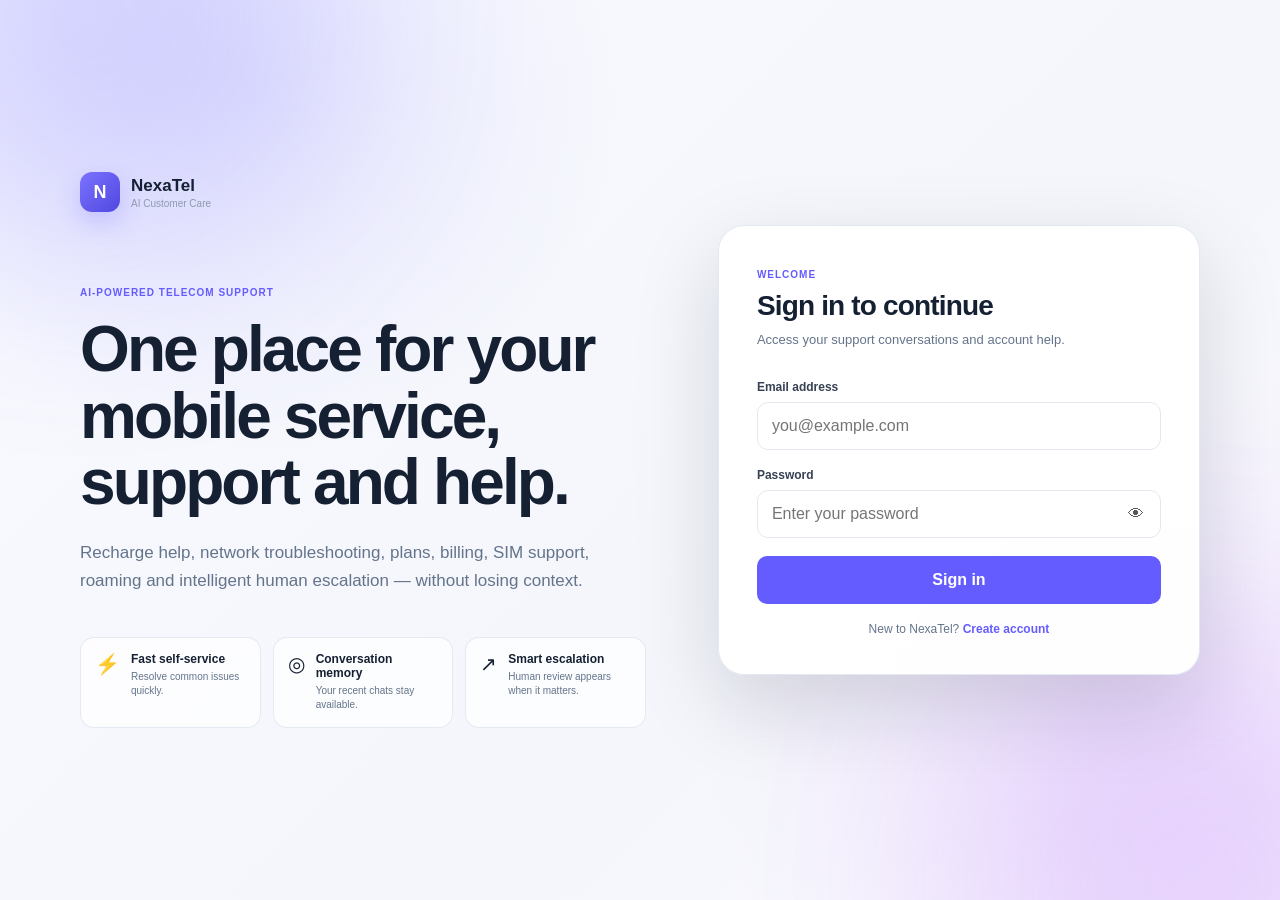
<file: frontend/index.html>
<!DOCTYPE html>
<html lang="en">
<head>
  <meta charset="UTF-8" />
  <meta name="viewport" content="width=device-width, initial-scale=1.0" />
  <meta name="description" content="NexaTel AI-powered telecom customer support" />
  <title>NexaTel AI Support</title>
  <link rel="stylesheet" href="./style.css" />
</head>
<body>
  <div id="toastContainer" class="toast-container" aria-live="polite"></div>

  <!-- ============================================================
       AUTHENTICATION
       ============================================================ -->
  <section id="authScreen" class="auth-screen">
    <div class="auth-orb auth-orb-a"></div>
    <div class="auth-orb auth-orb-b"></div>

    <div class="auth-layout">
      <section class="auth-brand-panel">
        <div class="brand">
          <div class="brand-mark">N</div>
          <div>
            <div class="brand-name">NexaTel</div>
            <div class="brand-subtitle">AI Customer Care</div>
          </div>
        </div>

        <div class="hero-copy">
          <span class="eyebrow">AI-powered telecom support</span>
          <h1>One place for your mobile service, support and help.</h1>
          <p>
            Recharge help, network troubleshooting, plans, billing, SIM support,
            roaming and intelligent human escalation — without losing context.
          </p>
        </div>

        <div class="feature-row">
          <article class="mini-feature">
            <div class="mini-icon">⚡</div>
            <div><strong>Fast self-service</strong><span>Resolve common issues quickly.</span></div>
          </article>
          <article class="mini-feature">
            <div class="mini-icon">◎</div>
            <div><strong>Conversation memory</strong><span>Your recent chats stay available.</span></div>
          </article>
          <article class="mini-feature">
            <div class="mini-icon">↗</div>
            <div><strong>Smart escalation</strong><span>Human review appears when it matters.</span></div>
          </article>
        </div>
      </section>

      <section class="auth-card">
        <div class="auth-card-top">
          <span class="eyebrow">Welcome</span>
          <h2 id="authTitle">Sign in to continue</h2>
          <p id="authDescription">Access your support conversations and account help.</p>
        </div>

        <form id="loginForm" class="auth-form">
          <label class="field">
            <span>Email address</span>
            <input id="loginEmail" type="email" autocomplete="email" placeholder="you@example.com" required />
          </label>

          <label class="field">
            <span>Password</span>
            <div class="password-wrap">
              <input id="loginPassword" type="password" autocomplete="current-password" placeholder="Enter your password" required />
              <button class="password-toggle" type="button" data-password-target="loginPassword" aria-label="Toggle password visibility">👁</button>
            </div>
          </label>

          <button id="loginButton" class="button primary wide" type="submit">Sign in</button>

          <p class="switch-copy">
            New to NexaTel?
            <button id="showSignupButton" class="link-button" type="button">Create account</button>
          </p>
        </form>

        <form id="signupForm" class="auth-form hidden">
          <label class="field">
            <span>Full name</span>
            <input id="signupName" type="text" autocomplete="name" placeholder="Your name" minlength="2" required />
          </label>

          <label class="field">
            <span>Email address</span>
            <input id="signupEmail" type="email" autocomplete="email" placeholder="you@example.com" required />
          </label>

          <label class="field">
            <span>Mobile number</span>
            <input id="signupPhone" type="tel" autocomplete="tel" placeholder="+91XXXXXXXXXX" />
          </label>

          <label class="field">
            <span>Create password</span>
            <div class="password-wrap">
              <input id="signupPassword" type="password" autocomplete="new-password" placeholder="Minimum 6 characters" minlength="6" required />
              <button class="password-toggle" type="button" data-password-target="signupPassword" aria-label="Toggle password visibility">👁</button>
            </div>
          </label>

          <button id="signupButton" class="button primary wide" type="submit">Create account</button>

          <p class="switch-copy">
            Already have an account?
            <button id="showLoginButton" class="link-button" type="button">Sign in</button>
          </p>
        </form>
      </section>
    </div>
  </section>

  <!-- ============================================================
       CUSTOMER APPLICATION
       ============================================================ -->
  <div id="appShell" class="app-shell hidden">
    <aside id="sidebar" class="sidebar">
      <div class="sidebar-top">
        <div class="brand compact-brand">
          <div class="brand-mark">N</div>
          <div>
            <div class="brand-name">NexaTel</div>
            <div class="brand-subtitle">AI Customer Care</div>
          </div>
        </div>
        <button id="closeSidebarButton" class="icon-button mobile-only" type="button">✕</button>
      </div>

      <button id="newChatButton" class="new-chat-button" type="button">
        <span>＋</span>
        <span>New conversation</span>
      </button>

      <div class="sidebar-section-label">Support</div>

      <nav class="sidebar-actions">
        <button class="sidebar-action" type="button" data-action="recharge"><span>⚡</span><span>Recharge & payments</span></button>
        <button class="sidebar-action" type="button" data-action="network"><span>📶</span><span>Network & data</span></button>
        <button class="sidebar-action" type="button" data-action="account"><span>👤</span><span>Plan & account</span></button>
        <button class="sidebar-action" type="button" data-action="sim"><span>📱</span><span>SIM & eSIM</span></button>
      </nav>

      <div class="history-section">
        <div class="history-heading">
          <span>Recent conversations</span>
          <small id="historyCount">0/5</small>
        </div>
        <div id="conversationHistory" class="history-list"></div>
        <p id="emptyHistory" class="empty-history">Your recent conversations will appear here.</p>
      </div>

      <div class="sidebar-bottom">
        <div id="userAvatar" class="user-avatar">U</div>
        <div class="sidebar-user-copy">
          <strong id="sidebarUserName">Customer</strong>
          <span id="sidebarUserEmail">customer@example.com</span>
        </div>
        <button id="logoutButton" class="icon-button" type="button" title="Sign out">↪</button>
      </div>
    </aside>

    <main class="main-area">
      <header class="topbar">
        <div class="topbar-left">
          <button id="openSidebarButton" class="icon-button mobile-only" type="button">☰</button>
          <div>
            <div class="title-line">
              <h2 id="conversationTitle">AI Support</h2>
              <span class="status-pill"><i></i> Online</span>
            </div>
            <p id="conversationSubtitle">Usually replies instantly</p>
          </div>
        </div>

        <div class="topbar-actions">
          <button
            id="notificationButton"
            class="notification-button"
            type="button"
            aria-label="Notifications"
            title="Notifications"
          >
            <svg viewBox="0 0 24 24" fill="none" aria-hidden="true">
              <path d="M18 8A6 6 0 0 0 6 8C6 15 3 15 3 17H21C21 15 18 15 18 8Z"
                    stroke="currentColor" stroke-width="1.8"
                    stroke-linecap="round" stroke-linejoin="round"/>
              <path d="M13.73 21C13.35 21.62 12.72 22 12 22C11.28 22 10.65 21.62 10.27 21"
                    stroke="currentColor" stroke-width="1.8"
                    stroke-linecap="round"/>
            </svg>
            <span class="notification-badge">3</span>
          </button>
          <button id="supportReviewButton" class="button secondary hidden" type="button">🎧 Support review</button>
        </div>
      </header>

      <section class="chat-shell">
        <div id="messagesContainer" class="messages-container">

          <!-- ======================================================
               PREMIUM SELF-SERVICE HOME
               ====================================================== -->
          <section id="welcomePanel" class="welcome-panel">
            <div class="welcome-grid">
              <div class="welcome-primary">
                <div class="welcome-heading">
                  <div class="welcome-mark">✦</div>
                  <div>
                    <span class="eyebrow">NexaTel AI Assistant</span>
                    <h1>What can we help you with?</h1>
                    <p>
                      Choose a service area or ask in your own words. Nothing is sent until you press Send.
                    </p>
                  </div>
                </div>

                <div class="primary-actions">
                  <button class="service-card featured" type="button" data-action="recharge">
                    <span class="service-icon">⚡</span>
                    <span class="service-copy"><strong>Recharge & payments</strong><small>Recharge missing, payment failed, refund or duplicate charge</small></span>
                    <span class="service-arrow">→</span>
                  </button>

                  <button class="service-card" type="button" data-action="network">
                    <span class="service-icon">📶</span>
                    <span class="service-copy"><strong>Network & data</strong><small>No signal, slow internet, call or 4G/5G issue</small></span>
                    <span class="service-arrow">→</span>
                  </button>

                  <button class="service-card" type="button" data-action="account">
                    <span class="service-icon">👤</span>
                    <span class="service-copy"><strong>Plan & validity</strong><small>Current plan, benefits, validity and account guidance</small></span>
                    <span class="service-arrow">→</span>
                  </button>

                  <button class="service-card" type="button" data-action="billing">
                    <span class="service-icon">🧾</span>
                    <span class="service-copy"><strong>Billing & refunds</strong><small>Charges, refund questions and payment disputes</small></span>
                    <span class="service-arrow">→</span>
                  </button>

                  <button class="service-card" type="button" data-action="sim">
                    <span class="service-icon">📱</span>
                    <span class="service-copy"><strong>SIM & eSIM</strong><small>Lost SIM, activation, eSIM setup or replacement</small></span>
                    <span class="service-arrow">→</span>
                  </button>

                  <button class="service-card" type="button" data-action="roaming">
                    <span class="service-icon">🌍</span>
                    <span class="service-copy"><strong>Roaming & ISD</strong><small>International usage, roaming setup and calling help</small></span>
                    <span class="service-arrow">→</span>
                  </button>

                  <button class="service-card" type="button" data-action="number">
                    <span class="service-icon">🔢</span>
                    <span class="service-copy"><strong>Number services</strong><small>Porting, ownership or number-related assistance</small></span>
                    <span class="service-arrow">→</span>
                  </button>

                  <button class="service-card" type="button" data-action="other">
                    <span class="service-icon">💬</span>
                    <span class="service-copy"><strong>Something else</strong><small>Describe any other service issue</small></span>
                    <span class="service-arrow">→</span>
                  </button>
                </div>
              </div>

              <aside class="welcome-secondary">
                <div class="help-card">
                  <div class="help-card-top">
                    <span class="help-icon">✦</span>
                    <div>
                      <strong>Popular help</strong>
                      <small>Start with a common request</small>
                    </div>
                  </div>

                  <button class="popular-action" type="button" data-prompt="I recharged but the recharge is not reflecting.">
                    <span>Recharge not reflecting</span><span>→</span>
                  </button>
                  <button class="popular-action" type="button" data-prompt="My mobile data is not working even though I have an active plan.">
                    <span>Mobile data not working</span><span>→</span>
                  </button>
                  <button class="popular-action" type="button" data-prompt="I was charged twice and need help checking the duplicate payment.">
                    <span>Charged twice</span><span>→</span>
                  </button>
                  <button class="popular-action" type="button" data-prompt="I need help with a lost SIM or replacement SIM.">
                    <span>Lost or replacement SIM</span><span>→</span>
                  </button>
                </div>

                <div class="trust-card">
                  <div class="trust-icon">🛡</div>
                  <div>
                    <strong>Safe escalation</strong>
                    <p>
                      Account-specific or transaction issues can be sent to a support agent after meaningful troubleshooting.
                    </p>
                  </div>
                </div>

                <div class="info-card">
                  <span>◎</span>
                  <div>
                    <strong>Recent chats stay available</strong>
                    <p>Your last five conversations remain in the sidebar for quick access.</p>
                  </div>
                </div>
              </aside>
            </div>

            <!-- Contextual selection panel. Appears after choosing a service. -->
            <section id="guidedPanel" class="guided-panel hidden">
              <div class="guided-head">
                <div>
                  <span class="eyebrow">Selected service</span>
                  <h3 id="guidedTitle">Recharge & payments</h3>
                  <p id="guidedDescription">Choose a common issue or type your own message below.</p>
                </div>
                <button id="closeGuidedPanel" class="icon-button" type="button">✕</button>
              </div>

              <div id="guidedSuggestions" class="guided-suggestions"></div>
            </section>
          </section>

          <div id="messagesList" class="messages-list"></div>

          <div id="typingIndicator" class="typing-row hidden">
            <div class="assistant-avatar">✦</div>
            <div class="typing-bubble"><span></span><span></span><span></span></div>
          </div>
        </div>

        <div class="composer-zone">
          <div id="composerContext" class="context-chip hidden">
            <span id="composerContextText"></span>
            <button id="clearContextButton" type="button">✕</button>
          </div>

          <form id="chatForm" class="composer">
            <button id="voiceButton" class="voice-button" type="button" aria-label="Start voice input" title="Speak to NexaTel">🎙</button>
            <textarea id="messageInput" rows="1" maxlength="2000" placeholder="Describe what you need help with..." required></textarea>
            <button id="sendButton" class="send-button" type="submit" aria-label="Send message">➤</button>
          </form>
          <div id="voiceStatus" class="voice-status hidden"><span class="voice-live-dot"></span>Listening… your speech is being converted to a support transcript.</div>

          <div class="composer-meta">
            <span>AI responses may need verification for account-specific transactions.</span>
            <span id="characterCounter">0 / 2000</span>
          </div>
        </div>
      </section>
    </main>
  </div>

  <!-- ============================================================
       SUPPORT REVIEW MODAL
       ============================================================ -->
  <div id="supportModal" class="modal-backdrop hidden" role="dialog" aria-modal="true">
    <section class="modal-card">
      <div class="modal-head">
        <div>
          <span class="eyebrow">Human support</span>
          <h2>Request support review</h2>
        </div>
        <button id="closeSupportModalButton" class="icon-button" type="button">✕</button>
      </div>

      <p class="modal-description">
        Your conversation is sent to the support team so an agent can review the case before deciding the best next action.
      </p>

      <form id="supportRequestForm">
        <label class="field">
          <span>What still needs help?</span>
          <textarea id="supportReason" rows="4" maxlength="800" placeholder="Briefly describe what is still unresolved." required></textarea>
        </label>

        <div class="field">
          <span>Preferred follow-up</span>

          <label class="choice-card">
            <input type="radio" name="contactPreference" value="callback" checked />
            <span>
              <strong>Request a callback</strong>
              <small>An agent reviews the case first. This does not start an immediate call.</small>
            </span>
          </label>

          <label class="choice-card">
            <input type="radio" name="contactPreference" value="email" />
            <span>
              <strong>Email response</strong>
              <small>Receive support updates at your registered email.</small>
            </span>
          </label>
        </div>

        <div class="info-box">
          <span>ℹ</span>
          <p>
            Customer requests enter a support queue. Phone calls can only be started later by a support agent.
          </p>
        </div>

        <button id="submitSupportButton" class="button primary wide" type="submit">Submit request</button>
      </form>
    </section>
  </div>

  <div id="supportSuccessModal" class="modal-backdrop hidden" role="dialog" aria-modal="true">
    <section class="modal-card small-modal success-modal">
      <div class="success-icon">✓</div>
      <h2>Request received</h2>
      <p id="supportSuccessMessage">Your support request has been added for review.</p>
      <div id="supportTicketReference" class="ticket-reference hidden"></div>
      <button id="closeSuccessModalButton" class="button primary wide" type="button">Continue chatting</button>
    </section>
  </div>

  <script src="./app.js"></script>
</body>
</html>
</file>
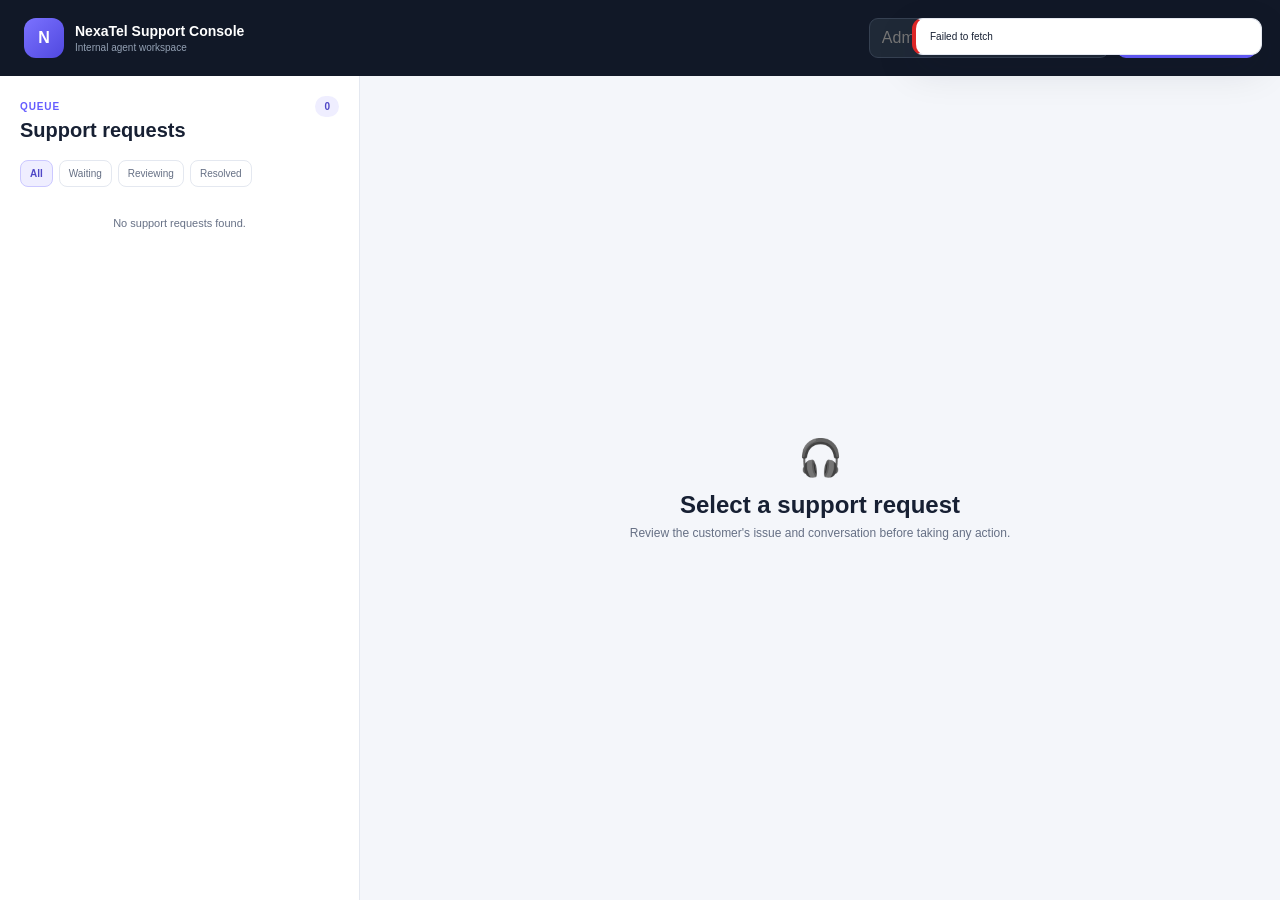
<file: frontend/support.html>
<!DOCTYPE html>
<html lang="en">
<head>
  <meta charset="UTF-8" />

  <meta
    name="viewport"
    content="width=device-width, initial-scale=1.0"
  />

  <!--
    Internal support-agent console.
    This page is NOT customer-facing.
  -->
  <title>NexaTel Support Console</title>

  <link
    rel="stylesheet"
    href="./support.css"
  />
</head>

<body>

  <!-- Toast notifications for success / errors -->
  <div
    id="toastContainer"
    class="toast-container"
    aria-live="polite"
  ></div>


  <!-- ============================================================
       HEADER
       ============================================================ -->

  <header class="support-header">

    <div class="brand">

      <div class="brand-mark">
        N
      </div>

      <div>

        <strong>
          NexaTel Support Console
        </strong>

        <span>
          Internal agent workspace
        </span>

      </div>

    </div>


    <div class="header-actions">

      <!--
        Optional for local development.

        If ADMIN_API_KEY is blank in backend/.env,
        this may remain blank.

        If ADMIN_API_KEY is configured,
        enter the same value here.
      -->

      <input
        id="adminKeyInput"
        type="password"
        placeholder="Admin API key (optional locally)"
        autocomplete="off"
      />


      <button
        id="refreshButton"
        type="button"
      >
        Refresh queue
      </button>

    </div>

  </header>


  <!-- ============================================================
       SUPPORT WORKSPACE
       ============================================================ -->

  <main class="support-layout">


    <!-- ==========================================================
         LEFT: SUPPORT QUEUE
         ========================================================== -->

    <aside class="queue-panel">

      <div class="panel-heading">

        <div>

          <span class="eyebrow">
            Queue
          </span>

          <h2>
            Support requests
          </h2>

        </div>


        <span
          id="ticketCount"
          class="count-pill"
        >
          0
        </span>

      </div>


      <!--
        IMPORTANT:

        These values exactly match final main.py statuses:

        waiting
        reviewing
        resolved
      -->

      <div class="filter-row">

        <button
          class="filter-button active"
          data-status="all"
          type="button"
        >
          All
        </button>


        <button
          class="filter-button"
          data-status="waiting"
          type="button"
        >
          Waiting
        </button>


        <button
          class="filter-button"
          data-status="reviewing"
          type="button"
        >
          Reviewing
        </button>


        <button
          class="filter-button"
          data-status="resolved"
          type="button"
        >
          Resolved
        </button>

      </div>


      <!-- Tickets inserted by support.js -->

      <div
        id="ticketList"
        class="ticket-list"
      ></div>


      <p
        id="emptyQueue"
        class="empty-state"
      >
        No support requests found.
      </p>

    </aside>


    <!-- ==========================================================
         RIGHT: SELECTED TICKET
         ========================================================== -->

    <section class="detail-panel">


      <!-- Visible before a ticket is selected -->

      <div
        id="emptyDetail"
        class="empty-detail"
      >

        <div class="empty-icon">
          🎧
        </div>

        <h2>
          Select a support request
        </h2>

        <p>
          Review the customer's issue and conversation
          before taking any action.
        </p>

      </div>


      <!-- Selected ticket -->

      <article
        id="ticketDetail"
        class="ticket-detail hidden"
      >


        <!-- Ticket heading -->

        <div class="detail-top">

          <div>

            <span
              id="detailPriority"
              class="priority-pill"
            >
              normal
            </span>


            <h1 id="detailTicketId">
              NX-...
            </h1>


            <p id="detailCreatedAt"></p>

          </div>


          <span
            id="detailStatus"
            class="status-badge"
          >
            waiting
          </span>

        </div>


        <!-- Customer details -->

        <section class="customer-card">

          <div>

            <small>
              Customer
            </small>

            <strong id="detailCustomerName">
              Customer
            </strong>

          </div>


          <div>

            <small>
              Email
            </small>

            <strong id="detailCustomerEmail">
              —
            </strong>

          </div>


          <div>

            <small>
              Phone
            </small>

            <strong id="detailCustomerPhone">
              —
            </strong>

          </div>


          <div><small>Channel</small><strong id="detailChannel">Chat</strong></div>

                    <div>

            <small>
              Preferred follow-up
            </small>

            <strong id="detailPreference">
              —
            </strong>

          </div>

          <div><small>CRM sync</small><strong id="detailCrmStatus">Internal queue</strong></div>

        </section>


        <!-- Unresolved issue -->

        <section class="reason-card">

          <span class="eyebrow">
            Unresolved issue
          </span>

          <p id="detailReason"></p>

        </section>


        <!-- AI HANDOFF SUMMARY -->
        <section class="summary-card">
          <div class="section-title"><div><span class="eyebrow">AI handoff</span><h3>Case summary</h3></div><span id="detailSummaryChannel" class="channel-badge">Chat</span></div>
          <div class="summary-grid">
            <div class="summary-block"><small>Issue</small><strong id="detailSummaryIssue">—</strong></div>
            <div class="summary-block"><small>Escalation reason</small><p id="detailEscalationReason">—</p></div>
            <div class="summary-block summary-wide"><small>Known facts</small><ul id="detailKnownFacts" class="known-facts"></ul></div>
            <div class="summary-block summary-wide"><small>Recommended agent action</small><p id="detailRecommendedAction">—</p></div>
          </div>
        </section>

        <!-- Conversation transcript -->

        <section class="conversation-card">

          <div class="section-title">

            <div>

              <span class="eyebrow">
                Context
              </span>

              <h3>
                Conversation transcript
              </h3>

            </div>

          </div>


          <div
            id="detailConversation"
            class="transcript"
          ></div>

        </section>


        <!--
          Agent-only actions.

          Review / resolve use:
          PATCH /support/requests/{ticket_id}

          Call uses:
          POST /support/requests/{ticket_id}/call
        -->

        <section class="agent-actions">

          <button
            id="markReviewedButton"
            class="button secondary"
            type="button"
          >
            Mark reviewing
          </button>


          <button
            id="callCustomerButton"
            class="button primary"
            type="button"
          >
            ☎ Call customer
          </button>


          <button
            id="closeTicketButton"
            class="button danger"
            type="button"
          >
            Resolve ticket
          </button>

        </section>


        <p class="call-note">
          Calling is an agent-only action. A customer callback request
          creates a queue ticket only. Twilio is triggered here after
          the agent reviews the case.
        </p>

      </article>

    </section>

  </main>


  <script src="./support.js"></script>

</body>
</html>
</file>
<file: frontend/style.css>
/* ================================================================
   NEXATEL PREMIUM CUSTOMER UI
   ================================================================ */

:root {
  --bg: #f5f7fb;
  --surface: #ffffff;
  --surface-soft: #f8fafc;
  --surface-hover: #f2f5fb;
  --text: #152033;
  --muted: #64748b;
  --faint: #94a3b8;
  --border: #e3e8f0;
  --primary: #655cff;
  --primary-dark: #5148df;
  --primary-soft: #efeeff;
  --sidebar: #111827;
  --success: #16a34a;
  --danger: #dc2626;
  --warning: #d97706;
  --shadow-sm: 0 2px 10px rgba(15,23,42,.045);
  --shadow-md: 0 14px 38px rgba(15,23,42,.09);
  --shadow-lg: 0 30px 85px rgba(15,23,42,.15);
}

* { box-sizing: border-box; margin: 0; padding: 0; }
html, body { width: 100%; min-height: 100%; }
body {
  font-family: Inter, ui-sans-serif, -apple-system, BlinkMacSystemFont, "Segoe UI", sans-serif;
  color: var(--text);
  background: var(--bg);
  -webkit-font-smoothing: antialiased;
}
button, input, textarea { font: inherit; }
button { cursor: pointer; }
textarea { resize: none; }
.hidden { display: none !important; }

.eyebrow {
  display: inline-block;
  color: var(--primary);
  font-size: 10px;
  font-weight: 850;
  letter-spacing: .10em;
  text-transform: uppercase;
}

.brand { display: flex; align-items: center; gap: 11px; }
.brand-mark {
  width: 40px; height: 40px; display: grid; place-items: center; border-radius: 12px;
  color: #fff; background: linear-gradient(135deg,#7b72ff,#5048df);
  font-size: 18px; font-weight: 850; box-shadow: 0 10px 24px rgba(101,92,255,.24);
}
.brand-name { font-size: 17px; font-weight: 800; }
.brand-subtitle { margin-top: 2px; color: #8f9aad; font-size: 10px; }

.button {
  min-height: 42px; padding: 10px 15px; border: 0; border-radius: 10px;
  display: inline-flex; align-items: center; justify-content: center; gap: 7px;
  font-weight: 750; transition: .18s ease;
}
.button:disabled { opacity: .5; cursor: not-allowed; }
.button.primary { color: #fff; background: var(--primary); }
.button.primary:hover { background: var(--primary-dark); }
.button.secondary { color: var(--text); background: #fff; border: 1px solid var(--border); }
.button.secondary:hover { background: var(--surface-soft); }
.button.wide { width: 100%; min-height: 48px; }

.icon-button {
  width: 36px; height: 36px; border: 0; border-radius: 10px;
  display: inline-grid; place-items: center; color: inherit; background: transparent;
}
.icon-button:hover { background: rgba(148,163,184,.12); }
.link-button { border: 0; background: transparent; color: var(--primary); font-weight: 800; }
.link-button:hover { text-decoration: underline; }

/* ================= AUTH ================= */
.auth-screen {
  position: relative; min-height: 100vh; display: grid; place-items: center; overflow: hidden;
  padding: 40px;
  background:
    radial-gradient(circle at 20% 10%, rgba(101,92,255,.11), transparent 28%),
    radial-gradient(circle at 85% 80%, rgba(168,85,247,.09), transparent 30%),
    linear-gradient(135deg,#f9faff,#f4f6fb 60%,#fbf9ff);
}
.auth-orb { position: absolute; width: 480px; height: 480px; border-radius: 50%; filter: blur(110px); opacity: .20; }
.auth-orb-a { top: -220px; left: -150px; background: #635bff; }
.auth-orb-b { right: -160px; bottom: -220px; background: #a855f7; }
.auth-layout {
  width: min(1120px,100%); position: relative; z-index: 1;
  display: grid; grid-template-columns: 1.08fr .92fr; gap: 72px; align-items: center;
}
.hero-copy { margin-top: 70px; max-width: 620px; }
.hero-copy h1 { margin-top: 16px; font-size: clamp(40px,5vw,64px); line-height: 1.04; letter-spacing: -.045em; }
.hero-copy p { margin-top: 23px; max-width: 560px; color: var(--muted); font-size: 17px; line-height: 1.65; }
.feature-row { margin-top: 42px; display: grid; grid-template-columns: repeat(3,1fr); gap: 12px; }
.mini-feature {
  padding: 14px; display: flex; gap: 11px; border: 1px solid rgba(226,232,240,.9);
  border-radius: 14px; background: rgba(255,255,255,.72);
}
.mini-icon { font-size: 20px; }
.mini-feature strong,.mini-feature span { display:block; }
.mini-feature strong { font-size: 12px; }
.mini-feature span { margin-top: 4px; color: var(--muted); font-size: 10px; line-height: 1.45; }

.auth-card {
  padding: 38px; border: 1px solid rgba(226,232,240,.95); border-radius: 26px;
  background: rgba(255,255,255,.95); box-shadow: var(--shadow-lg); backdrop-filter: blur(18px);
}
.auth-card-top h2 { margin-top: 8px; font-size: 28px; letter-spacing: -.03em; }
.auth-card-top p { margin-top: 8px; color: var(--muted); font-size: 13px; line-height: 1.55; }
.auth-form { margin-top: 30px; }
.field { display:block; margin-bottom: 18px; }
.field > span { display:block; margin-bottom: 8px; color:#364152; font-size:12px; font-weight:750; }
.field input,.field textarea {
  width:100%; border:1px solid var(--border); border-radius:11px; background:#fff; color:var(--text); outline:0; transition:.18s ease;
}
.field input { height:48px; padding:0 14px; }
.field textarea { padding:13px 14px; line-height:1.55; }
.field input:focus,.field textarea:focus { border-color:#aaa5ff; box-shadow:0 0 0 3px rgba(101,92,255,.10); }
.password-wrap { position:relative; }
.password-wrap input { padding-right:48px; }
.password-toggle {
  position:absolute; right:7px; top:50%; transform:translateY(-50%);
  width:36px; height:36px; border:0; background:transparent; opacity:.65;
}
.switch-copy { margin-top:18px; text-align:center; color:var(--muted); font-size:12px; }

/* ================= APP ================= */
.app-shell { min-height:100vh; display:grid; grid-template-columns: 292px minmax(0,1fr); }
.sidebar {
  height:100vh; display:flex; flex-direction:column; overflow:hidden;
  color:#fff; background:var(--sidebar); border-right:1px solid rgba(255,255,255,.06);
}
.sidebar-top {
  height:78px; padding:0 20px; display:flex; align-items:center; justify-content:space-between;
  border-bottom:1px solid rgba(255,255,255,.07);
}
.compact-brand .brand-name { color:#fff; }
.new-chat-button {
  margin:17px 14px 10px; padding:12px 14px; display:flex; align-items:center; gap:9px;
  color:#fff; background:rgba(255,255,255,.055); border:1px solid rgba(255,255,255,.10);
  border-radius:11px; text-align:left; transition:.18s ease;
}
.new-chat-button:hover { background:rgba(255,255,255,.09); }
.new-chat-button span:first-child { font-size:19px; }
.sidebar-section-label {
  padding: 10px 18px 6px; color:#718096; font-size:9px; font-weight:850; text-transform:uppercase; letter-spacing:.09em;
}
.sidebar-actions { padding: 0 10px 8px; display:grid; gap:3px; }
.sidebar-action {
  width:100%; padding:9px 10px; display:flex; align-items:center; gap:9px;
  border:0; border-radius:8px; background:transparent; color:#aeb8c8; text-align:left; font-size:10px;
}
.sidebar-action:hover { background:rgba(255,255,255,.055); color:#fff; }
.sidebar-action span:first-child { width:20px; text-align:center; }

.history-section { flex:1; min-height:0; overflow-y:auto; padding:10px 12px; border-top:1px solid rgba(255,255,255,.05); }
.history-heading {
  padding:0 7px; display:flex; justify-content:space-between; align-items:center;
  color:#7f8da1; font-size:9px; font-weight:800; text-transform:uppercase; letter-spacing:.08em;
}
.history-list { margin-top:10px; }
.history-item {
  width:100%; margin-bottom:5px; padding:11px; display:flex; gap:10px; align-items:center;
  border:0; border-radius:9px; background:transparent; color:#cdd5df; text-align:left;
}
.history-item:hover { background:rgba(255,255,255,.055); color:#fff; }
.history-item.active { background:rgba(101,92,255,.20); color:#fff; }
.history-item-copy { min-width:0; }
.history-item-title,.history-item-date { display:block; overflow:hidden; text-overflow:ellipsis; white-space:nowrap; }
.history-item-title { font-size:11px; font-weight:650; }
.history-item-date { margin-top:3px; color:#6f7d90; font-size:8px; }
.empty-history { margin:18px 8px; color:#6f7d90; font-size:10px; line-height:1.6; }
.sidebar-bottom {
  padding:12px; display:flex; align-items:center; gap:9px; border-top:1px solid rgba(255,255,255,.07);
}
.user-avatar {
  width:36px; height:36px; flex-shrink:0; display:grid; place-items:center;
  border-radius:50%; color:#fff; background:#35405a; font-size:12px; font-weight:800;
}
.sidebar-user-copy { min-width:0; flex:1; }
.sidebar-user-copy strong,.sidebar-user-copy span { display:block; overflow:hidden; text-overflow:ellipsis; white-space:nowrap; }
.sidebar-user-copy strong { font-size:11px; }
.sidebar-user-copy span { margin-top:3px; color:#8490a1; font-size:8px; }
.sidebar-bottom .icon-button { color:#a5afbd; }

.main-area { height:100vh; min-width:0; display:flex; flex-direction:column; }
.topbar {
  height:78px; flex-shrink:0; padding:0 28px; display:flex; align-items:center; justify-content:space-between;
  background:rgba(255,255,255,.96); border-bottom:1px solid var(--border); backdrop-filter:blur(14px);
}
.topbar-left { display:flex; align-items:center; gap:9px; }
.title-line { display:flex; align-items:center; gap:9px; }
.title-line h2 { font-size:15px; }
.topbar p { margin-top:3px; color:var(--muted); font-size:9px; }
.status-pill {
  padding:4px 7px; display:inline-flex; align-items:center; gap:5px;
  border-radius:999px; color:#15803d; background:#ecfdf3; font-size:8px; font-weight:800;
}
.status-pill i { width:6px; height:6px; border-radius:50%; background:#22c55e; }

.chat-shell { flex:1; min-height:0; display:flex; flex-direction:column; }
.messages-container {
  flex:1; overflow-y:auto; padding:28px 28px 22px;
  background:
    radial-gradient(circle at 85% 12%, rgba(101,92,255,.035), transparent 25%),
    var(--bg);
  scroll-behavior:smooth;
}

/* ================= PREMIUM HOME ================= */
.welcome-panel { max-width:1180px; margin: 0 auto; }
.welcome-grid { display:grid; grid-template-columns:minmax(0,1fr) 320px; gap:18px; align-items:start; }
.welcome-primary {
  padding:22px; border:1px solid var(--border); border-radius:18px;
  background:rgba(255,255,255,.82); box-shadow:var(--shadow-sm); backdrop-filter:blur(8px);
}
.welcome-heading { display:flex; align-items:flex-start; gap:15px; }
.welcome-mark {
  width:54px; height:54px; flex-shrink:0; display:grid; place-items:center;
  border-radius:16px; color:#fff; background:linear-gradient(135deg,#7169ff,#5048df);
  box-shadow:0 14px 30px rgba(101,92,255,.20); font-size:22px;
}
.welcome-heading h1 { margin-top:5px; font-size:31px; letter-spacing:-.04em; }
.welcome-heading p { margin-top:6px; color:var(--muted); font-size:11px; line-height:1.55; }

.primary-actions { margin-top:20px; display:grid; grid-template-columns:repeat(2,minmax(0,1fr)); gap:10px; }
.service-card {
  min-height:92px; padding:15px; display:flex; align-items:center; gap:12px;
  border:1px solid var(--border); border-radius:14px; background:#fff; text-align:left;
  box-shadow:0 2px 8px rgba(15,23,42,.03); transition:.18s ease;
}
.service-card:hover { border-color:#cbc8ff; transform:translateY(-2px); box-shadow:0 12px 28px rgba(15,23,42,.07); }
.service-card.featured {
  background:linear-gradient(135deg,#ffffff,#faf9ff); border-color:#d9d6ff;
}
.service-icon {
  width:44px; height:44px; flex-shrink:0; display:grid; place-items:center;
  border-radius:12px; background:var(--primary-soft); font-size:19px;
}
.service-copy { flex:1; }
.service-copy strong,.service-copy small { display:block; }
.service-copy strong { font-size:12px; }
.service-copy small { margin-top:5px; color:var(--muted); font-size:9px; line-height:1.45; }
.service-arrow { color:var(--faint); }

.welcome-secondary { display:grid; gap:12px; }
.help-card,.trust-card,.info-card {
  border:1px solid var(--border); border-radius:16px; background:#fff; box-shadow:var(--shadow-sm);
}
.help-card { padding:16px; }
.help-card-top { display:flex; align-items:center; gap:10px; padding-bottom:12px; border-bottom:1px solid #eef1f5; }
.help-icon {
  width:36px; height:36px; display:grid; place-items:center; border-radius:10px;
  color:#fff; background:var(--primary); font-size:13px;
}
.help-card-top strong,.help-card-top small { display:block; }
.help-card-top strong { font-size:11px; }
.help-card-top small { margin-top:3px; color:var(--muted); font-size:8px; }
.popular-action {
  width:100%; padding:10px 2px; display:flex; justify-content:space-between; gap:10px;
  border:0; border-bottom:1px solid #f0f2f6; background:transparent; color:#334155; text-align:left; font-size:9px;
}
.popular-action:last-child { border-bottom:0; }
.popular-action:hover { color:var(--primary); }

.trust-card,.info-card { padding:15px; display:flex; gap:11px; }
.trust-icon,.info-card > span {
  width:36px; height:36px; flex-shrink:0; display:grid; place-items:center;
  border-radius:10px; background:#ecfdf3; color:#15803d;
}
.info-card > span { background:var(--primary-soft); color:var(--primary); }
.trust-card strong,.info-card strong { font-size:10px; }
.trust-card p,.info-card p { margin-top:5px; color:var(--muted); font-size:8px; line-height:1.55; }

.guided-panel {
  margin-top:14px; padding:16px; border:1px solid #d9d6ff; border-radius:15px;
  background:linear-gradient(135deg,#faf9ff,#fff); box-shadow:var(--shadow-sm);
}
.guided-head { display:flex; justify-content:space-between; align-items:flex-start; }
.guided-head h3 { margin-top:4px; font-size:15px; }
.guided-head p { margin-top:4px; color:var(--muted); font-size:9px; }
.guided-suggestions { margin-top:12px; display:flex; flex-wrap:wrap; gap:7px; }
.guided-chip {
  padding:8px 10px; border:1px solid #d8d5ff; border-radius:999px;
  background:#fff; color:#5148c7; font-size:9px; font-weight:700;
}
.guided-chip:hover { background:var(--primary-soft); }

/* ================= MESSAGES ================= */
.messages-list,.typing-row { max-width:900px; margin:0 auto; }
.message-row { display:flex; margin-bottom:22px; }
.message-row.user { justify-content:flex-end; }
.message-row.assistant { justify-content:flex-start; }
.message-wrap { max-width:min(78%,710px); display:flex; align-items:flex-start; gap:9px; }
.message-row.user .message-wrap { flex-direction:row-reverse; }
.assistant-avatar,.message-user-avatar {
  width:31px; height:31px; flex-shrink:0; display:grid; place-items:center;
}
.assistant-avatar { border-radius:9px; color:#fff; background:var(--primary); font-size:12px; }
.message-user-avatar { border-radius:50%; color:#fff; background:#35405a; font-size:10px; font-weight:800; }
.message-bubble {
  padding:13px 15px; border-radius:16px; font-size:13px; line-height:1.65;
  white-space:pre-wrap; word-break:break-word;
}
.message-row.assistant .message-bubble {
  background:#fff; border:1px solid var(--border); border-top-left-radius:5px; box-shadow:var(--shadow-sm);
}
.message-row.user .message-bubble { color:#fff; background:var(--primary); border-top-right-radius:5px; }
.message-time { margin-top:5px; color:var(--faint); font-size:8px; }
.message-feedback { display:flex; gap:5px; margin-top:6px; }
.feedback-button {
  width:29px; height:27px; border:1px solid var(--border); border-radius:7px;
  background:#fff; opacity:.72;
}
.feedback-button:hover { opacity:1; background:var(--surface-soft); }
.feedback-button.selected { opacity:1; border-color:#c9c5ff; background:var(--primary-soft); }

.typing-row { display:flex; gap:9px; margin-bottom:20px; }
.typing-bubble {
  height:39px; padding:0 14px; display:flex; align-items:center; gap:4px;
  border:1px solid var(--border); border-radius:14px; background:#fff;
}
.typing-bubble span { width:5px; height:5px; border-radius:50%; background:#8490a1; animation:pulse 1.2s infinite; }
.typing-bubble span:nth-child(2) { animation-delay:.16s; }
.typing-bubble span:nth-child(3) { animation-delay:.32s; }
@keyframes pulse { 0%,70%,100%{opacity:.3;transform:translateY(0)} 35%{opacity:1;transform:translateY(-3px)} }

/* ================= COMPOSER ================= */
.composer-zone {
  flex-shrink:0; padding:10px max(22px,calc((100% - 940px)/2)) 17px;
  background:linear-gradient(180deg,rgba(245,247,251,0),rgba(245,247,251,.98) 22%);
}
.context-chip {
  width:fit-content; margin:0 0 7px 5px; padding:6px 10px;
  display:flex; align-items:center; gap:8px; border-radius:999px;
  color:#5048c7; background:var(--primary-soft); font-size:10px; font-weight:800;
}
.context-chip button { border:0; background:transparent; color:inherit; }
.composer {
  min-height:58px; padding:8px; display:flex; align-items:flex-end; gap:9px;
  border:1px solid #dce2eb; border-radius:17px; background:#fff;
  box-shadow:0 7px 30px rgba(15,23,42,.08);
}
.composer:focus-within { border-color:#bab5ff; box-shadow:0 9px 34px rgba(101,92,255,.09); }
.composer textarea {
  flex:1; min-height:40px; max-height:150px; padding:10px 9px;
  border:0; outline:0; background:transparent; color:var(--text); line-height:1.5;
}
.send-button {
  width:42px; height:42px; flex-shrink:0; border:0; border-radius:12px;
  color:#fff; background:var(--primary); transition:.18s ease;
}
.send-button:hover { background:var(--primary-dark); }
.send-button:disabled { opacity:.45; cursor:not-allowed; }
.composer-meta {
  margin-top:6px; padding:0 5px; display:flex; justify-content:space-between;
  color:var(--faint); font-size:8px;
}

/* ================= MODALS / TOASTS ================= */
.modal-backdrop {
  position:fixed; z-index:1000; inset:0; padding:20px; display:grid; place-items:center;
  background:rgba(15,23,42,.56); backdrop-filter:blur(5px);
}
.modal-card {
  width:min(530px,100%); max-height:calc(100vh - 40px); overflow-y:auto;
  padding:28px; border-radius:20px; background:#fff; box-shadow:var(--shadow-lg);
}
.small-modal { width:min(420px,100%); }
.modal-head { display:flex; align-items:flex-start; justify-content:space-between; }
.modal-head h2 { margin-top:6px; font-size:22px; }
.modal-description { margin:12px 0 23px; color:var(--muted); font-size:12px; line-height:1.6; }
.choice-card {
  margin-top:9px; padding:13px; display:flex; gap:10px; align-items:flex-start;
  border:1px solid var(--border); border-radius:12px; cursor:pointer;
}
.choice-card:hover { border-color:#cbc8ff; background:#fbfaff; }
.choice-card input { width:auto; height:auto; margin-top:3px; }
.choice-card strong,.choice-card small { display:block; }
.choice-card strong { font-size:12px; }
.choice-card small { margin-top:4px; color:var(--muted); font-size:10px; line-height:1.5; }
.info-box {
  margin-bottom:18px; padding:12px 13px; display:flex; gap:9px;
  border-radius:11px; background:#f8fafc; color:#475467; font-size:10px; line-height:1.55;
}
.success-modal { text-align:center; }
.success-icon {
  width:60px; height:60px; margin:0 auto 16px; display:grid; place-items:center;
  border-radius:50%; color:#15803d; background:#dcfce7; font-size:26px; font-weight:850;
}
.success-modal h2 { font-size:22px; }
.success-modal p { margin:10px 0 18px; color:var(--muted); font-size:12px; line-height:1.6; }
.ticket-reference {
  margin:-4px 0 18px; padding:10px; border-radius:9px; background:#f8fafc;
  color:#475569; font-size:10px; font-weight:800;
}

.toast-container {
  position:fixed; z-index:2000; top:20px; right:20px;
  width:min(360px,calc(100vw - 40px)); display:grid; gap:8px;
}
.toast {
  padding:13px 14px; border:1px solid var(--border); border-radius:12px;
  background:#fff; box-shadow:var(--shadow-md); font-size:11px;
}
.toast.success { border-left:4px solid var(--success); }
.toast.error { border-left:4px solid var(--danger); }
.toast.info { border-left:4px solid var(--primary); }

.mobile-only { display:none; }

@media (max-width:1120px) {
  .welcome-grid { grid-template-columns:1fr; }
  .welcome-secondary { grid-template-columns:repeat(3,1fr); }
}
@media (max-width:980px) {
  .auth-layout { grid-template-columns:1fr; max-width:600px; }
  .auth-brand-panel { display:none; }
  .app-shell { grid-template-columns:1fr; }
  .sidebar {
    position:fixed; z-index:900; left:0; top:0; width:292px;
    transform:translateX(-100%); transition:transform .22s ease; box-shadow:var(--shadow-lg);
  }
  .sidebar.open { transform:translateX(0); }
  .mobile-only { display:inline-grid; }
}
@media (max-width:760px) {
  .messages-container { padding:18px 12px; }
  .welcome-primary { padding:16px; }
  .primary-actions { grid-template-columns:1fr; }
  .welcome-secondary { grid-template-columns:1fr; }
  .welcome-heading h1 { font-size:25px; }
  .message-wrap { max-width:90%; }
  .composer-zone { padding:9px 11px 12px; }
  .composer-meta span:first-child { display:none; }
  .composer-meta { justify-content:flex-end; }
}


/* ==================================================================
   FINAL CUSTOMER UI PATCH
   Only fixes: notification bell + full-height chat/composer visibility.
   Existing colors, cards, typography and customer interactions unchanged.
   ================================================================== */

html, body {
  height: 100%;
}

body {
  overflow: hidden;
}

.app-shell {
  height: 100dvh;
  min-height: 0;
  overflow: hidden;
}

.main-area {
  height: 100dvh;
  min-height: 0;
  overflow: hidden;
}

.chat-shell {
  flex: 1 1 auto;
  min-height: 0;
  overflow: hidden;
}

.messages-container {
  flex: 1 1 auto;
  min-height: 0;
  overflow-y: auto;
  overscroll-behavior: contain;
}

.composer-zone {
  flex: 0 0 auto;
  position: relative;
  z-index: 20;
  padding-bottom: max(12px, env(safe-area-inset-bottom));
}

.composer {
  width: 100%;
  box-sizing: border-box;
}

.composer-meta {
  min-height: 16px;
}

.topbar-actions {
  display: flex;
  align-items: center;
  gap: 10px;
}

.notification-button {
  position: relative;
  width: 38px;
  height: 38px;
  flex: 0 0 38px;
  display: inline-flex;
  align-items: center;
  justify-content: center;
  border: 1px solid var(--border);
  border-radius: 11px;
  background: #fff;
  color: var(--text);
  cursor: pointer;
}

.notification-button:hover {
  background: #f7f7ff;
}

.notification-button svg {
  width: 20px;
  height: 20px;
  display: block;
}

.notification-badge {
  position: absolute;
  top: -4px;
  right: -4px;
  min-width: 16px;
  height: 16px;
  padding: 0 4px;
  display: inline-flex;
  align-items: center;
  justify-content: center;
  border: 2px solid #fff;
  border-radius: 999px;
  background: #ef4444;
  color: #fff;
  font-size: 8px;
  font-weight: 800;
  line-height: 1;
}

@media (max-height: 800px) and (min-width: 981px) {
  .topbar {
    height: 68px;
  }

  .messages-container {
    padding-top: 18px;
    padding-bottom: 14px;
  }

  .composer-zone {
    padding-top: 8px;
    padding-bottom: 10px;
  }
}

@media (max-width: 980px) {
  body {
    overflow: auto;
  }

  .app-shell,
  .main-area {
    min-height: 100dvh;
  }
}


/* ================= VOICE INPUT ================= */
.voice-button{width:42px;height:42px;flex-shrink:0;display:grid;place-items:center;border:1px solid #dce2eb;border-radius:12px;background:#f8fafc;color:#475467;cursor:pointer;transition:.18s ease}.voice-button:hover{border-color:#bab5ff;background:var(--primary-soft);color:var(--primary)}.voice-button.listening{border-color:#f87171;background:#fff1f2;color:#dc2626;box-shadow:0 0 0 4px rgba(220,38,38,.08)}.voice-status{width:fit-content;max-width:100%;margin:7px 4px 0;padding:7px 10px;display:flex;align-items:center;gap:8px;border:1px solid #fecaca;border-radius:999px;background:#fff7f7;color:#991b1b;font-size:9px;font-weight:700}.voice-live-dot{width:7px;height:7px;flex-shrink:0;border-radius:50%;background:#dc2626;animation:voicePulse 1s infinite}@keyframes voicePulse{0%,100%{opacity:.35;transform:scale(.8)}50%{opacity:1;transform:scale(1.15)}}
</file>
<file: frontend/support.css>
/* =================================================================
   NEXATEL INTERNAL SUPPORT CONSOLE
   ================================================================= */

   * {
    box-sizing: border-box;
    margin: 0;
    padding: 0;
  }
  
  
  :root {
  
    --bg: #f4f6fa;
  
    --surface: #ffffff;
  
    --border: #e4e8f0;
  
    --text: #172033;
  
    --muted: #667085;
  
    --primary: #655cff;
  
    --primary-dark: #5148df;
  
    --sidebar: #111827;
  
    --danger: #dc2626;
  
    --danger-soft: #fff1f2;
  
    --success: #16a34a;
  
    --warning: #c2410c;
  
  }
  
  
  /* ================================================================
     BASE
     ================================================================ */
  
  html,
  body {
  
    width: 100%;
  
    min-height: 100%;
  
  }
  
  
  body {
  
    font-family:
      Inter,
      -apple-system,
      BlinkMacSystemFont,
      "Segoe UI",
      sans-serif;
  
    background:
      var(--bg);
  
    color:
      var(--text);
  
  }
  
  
  button,
  input {
  
    font: inherit;
  
  }
  
  
  button {
  
    cursor: pointer;
  
  }
  
  
  .hidden {
  
    display: none !important;
  
  }
  
  
  /* ================================================================
     HEADER
     ================================================================ */
  
  .support-header {
  
    height: 76px;
  
    padding:
      0
      24px;
  
    display: flex;
  
    align-items: center;
  
    justify-content: space-between;
  
    background:
      var(--sidebar);
  
    color:
      #ffffff;
  
  }
  
  
  .brand {
  
    display: flex;
  
    align-items: center;
  
    gap: 11px;
  
  }
  
  
  .brand-mark {
  
    width: 40px;
  
    height: 40px;
  
    display: grid;
  
    place-items: center;
  
    border-radius: 12px;
  
    background:
      linear-gradient(
        135deg,
        #7b72ff,
        #5048df
      );
  
    color:
      #ffffff;
  
    font-weight: 850;
  
  }
  
  
  .brand strong,
  .brand span {
  
    display: block;
  
  }
  
  
  .brand strong {
  
    font-size: 14px;
  
  }
  
  
  .brand span {
  
    margin-top: 3px;
  
    color:
      #93a0b3;
  
    font-size: 10px;
  
  }
  
  
  .header-actions {
  
    display: flex;
  
    align-items: center;
  
    gap: 8px;
  
  }
  
  
  .header-actions input {
  
    width: 240px;
  
    height: 40px;
  
    padding:
      0
      12px;
  
    border:
      1px solid
      #364152;
  
    border-radius: 9px;
  
    background:
      #1f2937;
  
    color:
      #ffffff;
  
    outline: 0;
  
  }
  
  
  .header-actions input:focus {
  
    border-color:
      #7b72ff;
  
  }
  
  
  .header-actions button {
  
    min-height: 40px;
  
    padding:
      0
      14px;
  
    border: 0;
  
    border-radius: 9px;
  
    background:
      var(--primary);
  
    color:
      #ffffff;
  
    font-weight: 750;
  
  }
  
  
  .header-actions button:hover {
  
    background:
      var(--primary-dark);
  
  }
  
  
  /* ================================================================
     MAIN SUPPORT LAYOUT
     ================================================================ */
  
  .support-layout {
  
    height:
      calc(
        100vh - 76px
      );
  
    display: grid;
  
    grid-template-columns:
      360px
      minmax(0, 1fr);
  
  }
  
  
  /* ================================================================
     QUEUE
     ================================================================ */
  
  .queue-panel {
  
    overflow-y: auto;
  
    padding: 20px;
  
    background:
      #ffffff;
  
    border-right:
      1px solid
      var(--border);
  
  }
  
  
  .panel-heading {
  
    display: flex;
  
    align-items: flex-start;
  
    justify-content: space-between;
  
  }
  
  
  .eyebrow {
  
    color:
      var(--primary);
  
    font-size: 10px;
  
    font-weight: 800;
  
    text-transform:
      uppercase;
  
    letter-spacing:
      0.09em;
  
  }
  
  
  .panel-heading h2 {
  
    margin-top: 5px;
  
    font-size: 20px;
  
  }
  
  
  .count-pill {
  
    padding:
      5px
      9px;
  
    border-radius:
      999px;
  
    background:
      #efeeff;
  
    color:
      #5048c7;
  
    font-size: 10px;
  
    font-weight: 800;
  
  }
  
  
  /* ================================================================
     FILTERS
     ================================================================ */
  
  .filter-row {
  
    margin-top: 18px;
  
    display: flex;
  
    flex-wrap: wrap;
  
    gap: 6px;
  
  }
  
  
  .filter-button {
  
    padding:
      7px
      9px;
  
    border:
      1px solid
      var(--border);
  
    border-radius: 8px;
  
    background:
      #ffffff;
  
    color:
      var(--muted);
  
    font-size: 10px;
  
  }
  
  
  .filter-button:hover {
  
    border-color:
      #cbc8ff;
  
  }
  
  
  .filter-button.active {
  
    background:
      #efeeff;
  
    border-color:
      #cbc8ff;
  
    color:
      #5048c7;
  
    font-weight: 800;
  
  }
  
  
  /* ================================================================
     TICKET LIST
     ================================================================ */
  
  .ticket-list {
  
    margin-top: 14px;
  
  }
  
  
  .ticket-item {
  
    width: 100%;
  
    margin-bottom: 8px;
  
    padding: 13px;
  
    border:
      1px solid
      var(--border);
  
    border-radius: 12px;
  
    background:
      #ffffff;
  
    text-align: left;
  
  }
  
  
  .ticket-item:hover {
  
    border-color:
      #cbc8ff;
  
  }
  
  
  .ticket-item.active {
  
    border-color:
      var(--primary);
  
    background:
      #fbfaff;
  
  }
  
  
  .ticket-item-top {
  
    display: flex;
  
    justify-content: space-between;
  
    gap: 10px;
  
  }
  
  
  .ticket-item strong {
  
    font-size: 12px;
  
  }
  
  
  .ticket-item small {
  
    color:
      var(--muted);
  
    font-size: 9px;
  
  }
  
  
  .ticket-reason {
  
    margin-top: 8px;
  
    color:
      #475467;
  
    font-size: 10px;
  
    line-height: 1.5;
  
    display:
      -webkit-box;
  
    -webkit-line-clamp: 2;
  
    -webkit-box-orient:
      vertical;
  
    overflow: hidden;
  
  }
  
  
  .empty-state {
  
    margin-top: 30px;
  
    text-align: center;
  
    color:
      var(--muted);
  
    font-size: 11px;
  
  }
  
  
  /* ================================================================
     DETAIL AREA
     ================================================================ */
  
  .detail-panel {
  
    overflow-y: auto;
  
    padding: 30px;
  
  }
  
  
  .empty-detail {
  
    height: 100%;
  
    display: grid;
  
    place-content: center;
  
    text-align: center;
  
    color:
      var(--muted);
  
  }
  
  
  .empty-icon {
  
    font-size: 36px;
  
  }
  
  
  .empty-detail h2 {
  
    margin-top: 12px;
  
    color:
      var(--text);
  
  }
  
  
  .empty-detail p {
  
    margin-top: 7px;
  
    font-size: 12px;
  
  }
  
  
  .ticket-detail {
  
    max-width: 980px;
  
    margin:
      0
      auto;
  
  }
  
  
  .detail-top {
  
    display: flex;
  
    justify-content: space-between;
  
    align-items: flex-start;
  
    gap: 20px;
  
  }
  
  
  .detail-top h1 {
  
    margin-top: 8px;
  
    font-size: 28px;
  
  }
  
  
  .detail-top p {
  
    margin-top: 5px;
  
    color:
      var(--muted);
  
    font-size: 10px;
  
  }
  
  
  .priority-pill,
  .status-badge {
  
    display: inline-block;
  
    padding:
      5px
      8px;
  
    border-radius:
      999px;
  
    font-size: 9px;
  
    font-weight: 800;
  
    text-transform:
      uppercase;
  
  }
  
  
  .priority-pill {
  
    background:
      #fff7ed;
  
    color:
      var(--warning);
  
  }
  
  
  .status-badge {
  
    background:
      #eef2ff;
  
    color:
      #4f46e5;
  
  }
  
  
  .status-badge.status-resolved {
  
    background:
      #ecfdf3;
  
    color:
      #15803d;
  
  }
  
  
  .status-badge.status-reviewing {
  
    background:
      #fff7ed;
  
    color:
      #c2410c;
  
  }
  
  
  /* ================================================================
     CUSTOMER / ISSUE CARDS
     ================================================================ */
  
  .customer-card {
  
    margin-top: 22px;
  
    padding: 17px;
  
    display: grid;
  
    grid-template-columns:repeat(auto-fit,minmax(145px,1fr));
  
    gap: 16px;
  
    background:
      #ffffff;
  
    border:
      1px solid
      var(--border);
  
    border-radius: 14px;
  
  }
  
  
  .customer-card small,
  .customer-card strong {
  
    display: block;
  
  }
  
  
  .customer-card small {
  
    color:
      var(--muted);
  
    font-size: 9px;
  
  }
  
  
  .customer-card strong {
  
    margin-top: 5px;
  
    font-size: 11px;
  
    word-break:
      break-word;
  
  }
  
  
  .reason-card,
  .conversation-card {
  
    margin-top: 16px;
  
    padding: 19px;
  
    background:
      #ffffff;
  
    border:
      1px solid
      var(--border);
  
    border-radius: 14px;
  
  }
  
  
  .reason-card p {
  
    margin-top: 9px;
  
    color:
      #475467;
  
    font-size: 12px;
  
    line-height: 1.65;
  
  }
  
  
  .section-title h3 {
  
    margin-top: 5px;
  
    font-size: 15px;
  
  }
  
  
  /* ================================================================
     TRANSCRIPT
     ================================================================ */
  
  .transcript {
  
    margin-top: 15px;
  
    display: grid;
  
    gap: 10px;
  
  }
  
  
  .transcript-item {
  
    max-width: 82%;
  
    padding:
      11px
      13px;
  
    border-radius: 12px;
  
    font-size: 11px;
  
    line-height: 1.6;
  
    white-space:
      pre-wrap;
  
    word-break:
      break-word;
  
  }
  
  
  .transcript-item.user {
  
    margin-left: auto;
  
    background:
      var(--primary);
  
    color:
      #ffffff;
  
  }
  
  
  .transcript-item.assistant {
  
    background:
      #f7f8fb;
  
    border:
      1px solid
      var(--border);
  
  }
  
  
  /* ================================================================
     AGENT ACTIONS
     ================================================================ */
  
  .agent-actions {
  
    margin-top: 18px;
  
    display: flex;
  
    flex-wrap: wrap;
  
    gap: 9px;
  
  }
  
  
  .button {
  
    min-height: 42px;
  
    padding:
      11px
      14px;
  
    border: 0;
  
    border-radius: 10px;
  
    font-weight: 750;
  
  }
  
  
  .button.primary {
  
    background:
      var(--primary);
  
    color:
      #ffffff;
  
  }
  
  
  .button.primary:hover {
  
    background:
      var(--primary-dark);
  
  }
  
  
  .button.secondary {
  
    background:
      #ffffff;
  
    border:
      1px solid
      var(--border);
  
  }
  
  
  .button.secondary:hover {
  
    background:
      #f8fafc;
  
  }
  
  
  .button.danger {
  
    background:
      var(--danger-soft);
  
    color:
      #be123c;
  
  }
  
  
  .button.danger:hover {
  
    background:
      #ffe4e6;
  
  }
  
  
  .button:disabled {
  
    opacity: 0.5;
  
    cursor:
      not-allowed;
  
  }
  
  
  .call-note {
  
    margin-top: 10px;
  
    color:
      var(--muted);
  
    font-size: 9px;
  
    line-height: 1.55;
  
  }
  
  
  /* ================================================================
     TOASTS
     ================================================================ */
  
  .toast-container {
  
    position: fixed;
  
    z-index: 1000;
  
    top: 18px;
  
    right: 18px;
  
    width:
      min(
        350px,
        calc(
          100vw - 36px
        )
      );
  
    display: grid;
  
    gap: 8px;
  
  }
  
  
  .toast {
  
    padding:
      12px
      14px;
  
    background:
      #ffffff;
  
    border:
      1px solid
      var(--border);
  
    border-radius: 11px;
  
    box-shadow:
      0 14px 40px
      rgba(15, 23, 42, 0.12);
  
    font-size: 10px;
  
  }
  
  
  .toast.error {
  
    border-left:
      4px solid
      var(--danger);
  
  }
  
  
  .toast.success {
  
    border-left:
      4px solid
      var(--success);
  
  }
  
  
  .toast.info {
  
    border-left:
      4px solid
      var(--primary);
  
  }
  
  
  /* ================================================================
     RESPONSIVE
     ================================================================ */
  
  @media (max-width: 900px) {
  
    .support-header {
  
      height: auto;
  
      min-height: 76px;
  
      padding:
        14px
        16px;
  
      gap: 14px;
  
      flex-wrap: wrap;
  
    }
  
  
    .header-actions {
  
      width: 100%;
  
    }
  
  
    .header-actions input {
  
      min-width: 0;
  
      flex: 1;
  
      width: auto;
  
    }
  
  
    .support-layout {
  
      height: auto;
  
      grid-template-columns:
        1fr;
  
    }
  
  
    .queue-panel {
  
      max-height: 45vh;
  
      border-right: 0;
  
      border-bottom:
        1px solid
        var(--border);
  
    }
  
  
    .detail-panel {
  
      min-height: 55vh;
  
      padding: 20px;
  
    }
  
  
    .customer-card {
  
      grid-template-columns:
        repeat(
          2,
          1fr
        );
  
    }
  
  }
  
  
  @media (max-width: 560px) {
  
    .customer-card {
  
      grid-template-columns:
        1fr;
  
    }
  
  
    .agent-actions {
  
      display: grid;
  
      grid-template-columns:
        1fr;
  
    }
  
  
    .button {
  
      width: 100%;
  
    }
  
  }

/* ================= OMNICHANNEL + AI HANDOFF ================= */
.summary-card{margin-top:16px;padding:19px;background:#fff;border:1px solid var(--border);border-radius:14px}.section-title{display:flex;align-items:flex-start;justify-content:space-between;gap:12px}.channel-badge{display:inline-flex;align-items:center;padding:5px 9px;border-radius:999px;background:#eef2ff;color:#4f46e5;font-size:9px;font-weight:800;text-transform:uppercase}.channel-badge.voice{background:#ecfdf3;color:#15803d}.summary-grid{margin-top:15px;display:grid;grid-template-columns:repeat(2,minmax(0,1fr));gap:10px}.summary-block{padding:12px 13px;border:1px solid var(--border);border-radius:11px;background:#f8fafc}.summary-block small{display:block;color:var(--muted);font-size:9px;font-weight:750;text-transform:uppercase;letter-spacing:.05em}.summary-block strong,.summary-block p{display:block;margin-top:6px;color:var(--text);font-size:11px;line-height:1.55}.summary-wide{grid-column:1/-1}.known-facts{margin-top:7px;padding-left:17px;color:#475467;font-size:10px;line-height:1.7}.ticket-channel{display:inline-flex;margin-top:8px;padding:3px 6px;border-radius:999px;background:#f1f5f9;color:#475467;font-size:8px;font-weight:800;text-transform:uppercase}.ticket-channel.voice{background:#ecfdf3;color:#15803d}@media(max-width:700px){.summary-grid{grid-template-columns:1fr}.summary-wide{grid-column:auto}}
</file>
